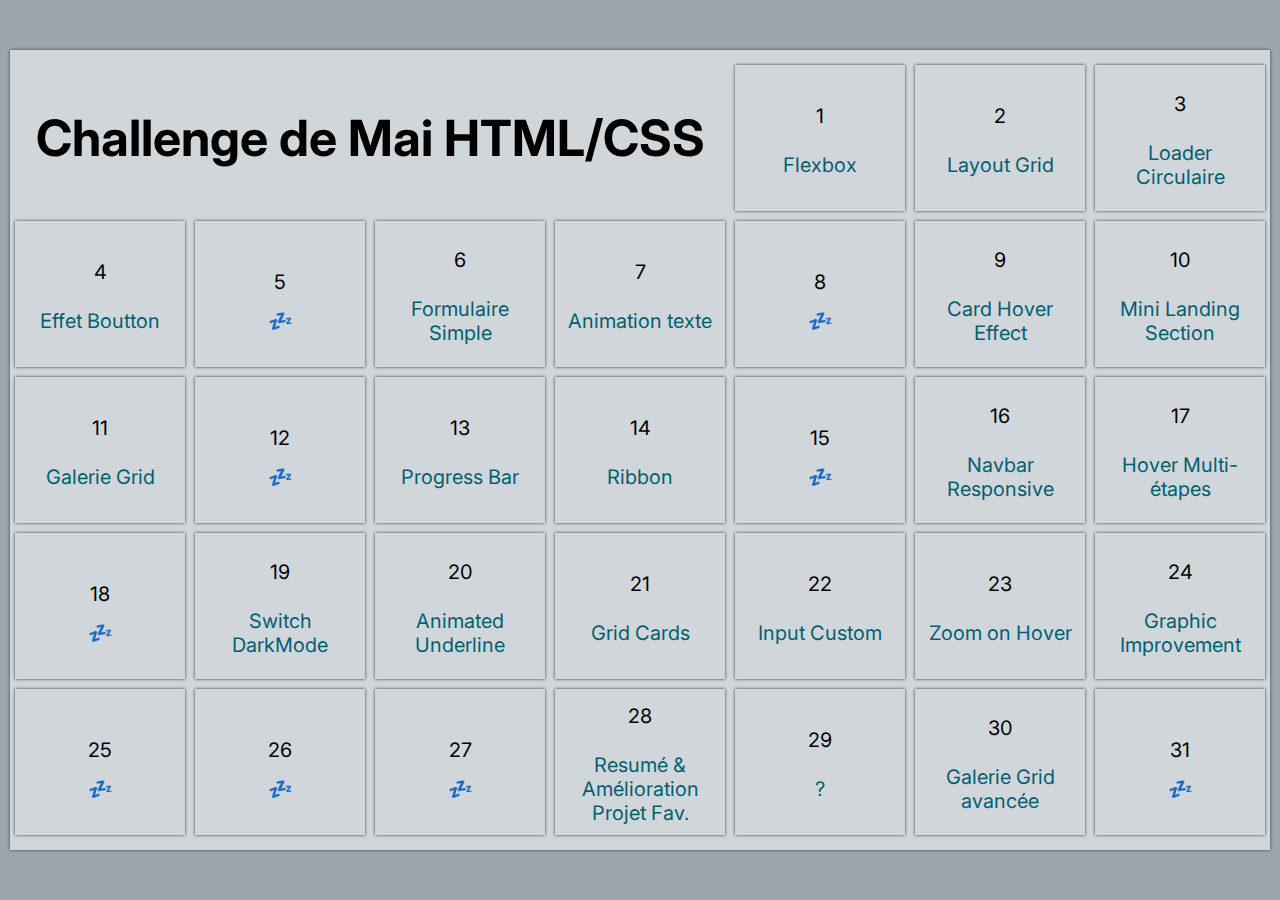
<file: index.html>
<!DOCTYPE html>
<html lang="fr">
<head>
    <meta charset="UTF-8">
    <meta name="viewport" content="width=device-width, initial-scale=1.0">
    <link rel="stylesheet" href="style.css">
    <title>Challenge Mai</title>
</head>
<body>
    
    <main>
        <h1>Challenge de Mai HTML/CSS</h1>
        <div class="day-boxes"><span>1</span><a href="pages/1may/index.html">Flexbox</a></div>
        <div class="day-boxes"><span>2</span><a href="pages/2may/index.html">Layout Grid</a></div>
        <div class="day-boxes"><span>3</span><a href="pages/3may/index.html">Loader Circulaire</a></div>
        <div class="day-boxes"><span>4</span><a href="pages/4may/index.html">Effet Boutton</a></div>
        <div class="day-boxes"><span>5</span>💤</div>
        <div class="day-boxes"><span>6</span><a href="pages/6may/index.html">Formulaire Simple</a></div>
        <div class="day-boxes"><span>7</span><a href="pages/7may/index.html">Animation texte</a></div>
        <div class="day-boxes"><span>8</span>💤</div>
        <div class="day-boxes"><span>9</span><a href="pages/9may/index.html">Card Hover Effect</a></div>
        <div class="day-boxes"><span>10</span><a href="pages/10may/index.html">Mini Landing Section</a></div>
        <div class="day-boxes"><span>11</span><a href="#">Galerie Grid</a></div>
        <div class="day-boxes"><span>12</span>💤</div>
        <div class="day-boxes"><span>13</span><a href="#">Progress Bar</a></div>
        <div class="day-boxes"><span>14</span><a href="#">Ribbon</a></div>
        <div class="day-boxes"><span>15</span>💤</div>
        <div class="day-boxes"><span>16</span><a href="#">Navbar Responsive</a></div>
        <div class="day-boxes"><span>17</span><a href="#">Hover Multi-étapes</a></div>
        <div class="day-boxes"><span>18</span>💤</div>
        <div class="day-boxes"><span>19</span><a href="#">Switch DarkMode</a></div>
        <div class="day-boxes"><span>20</span><a href="#">Animated Underline</a></div>
        <div class="day-boxes"><span>21</span><a href="#">Grid Cards</a></div>
        <div class="day-boxes"><span>22</span><a href="#">Input Custom</a></div>
        <div class="day-boxes"><span>23</span><a href="#">Zoom on Hover</a></div>
        <div class="day-boxes"><span>24</span><a href="#">Graphic Improvement</a></div>
        <div class="day-boxes"><span>25</span>💤</div>
        <div class="day-boxes"><span>26</span>💤</div>
        <div class="day-boxes"><span>27</span>💤</div>
        <div class="day-boxes"><span>28</span><a href="#">Resumé & Amélioration Projet Fav.</a></div>
        <div class="day-boxes"><span>29</span><a href="#">?</a></div>
        <div class="day-boxes"><span>30</span><a href="#">Galerie Grid avancée</a></div>
        <div class="day-boxes"><span>31</span>💤</div>
    </main>

</body>
</html>
</file>
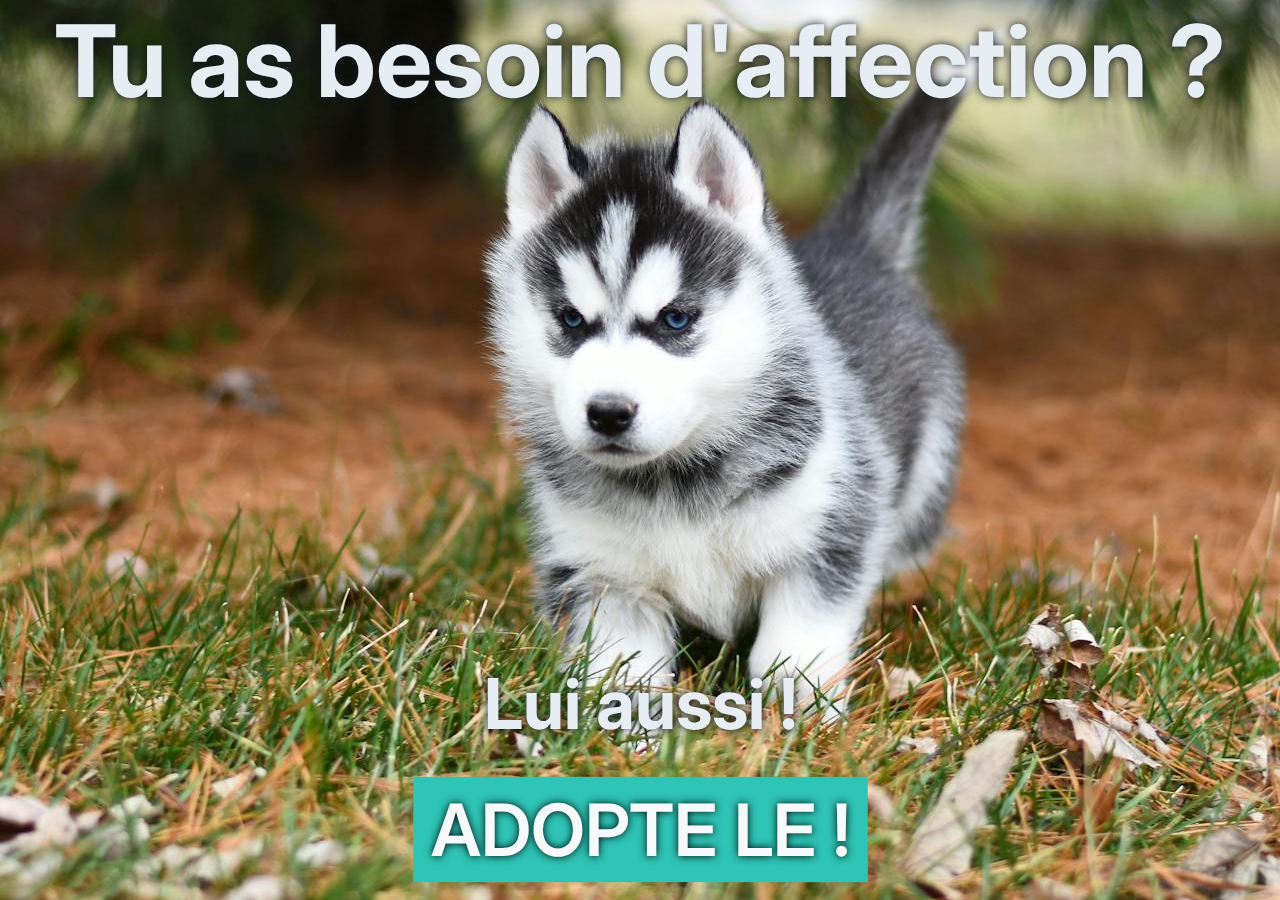
<file: pages/10may/index.html>
<!DOCTYPE html>
<html lang="fr">
<head>
    <meta charset="UTF-8">
    <meta name="viewport" content="width=device-width, initial-scale=1.0">
    <link rel="stylesheet" href="style.css">
    <title>Hero Section</title>
</head>
<body>
    <section class="hero">
        <h1>Tu as besoin d'affection ?</h1>
        <h2>Lui aussi !</h2>
        <button>Adopte le !</button>
    </section>
</body>
</html>
</file>
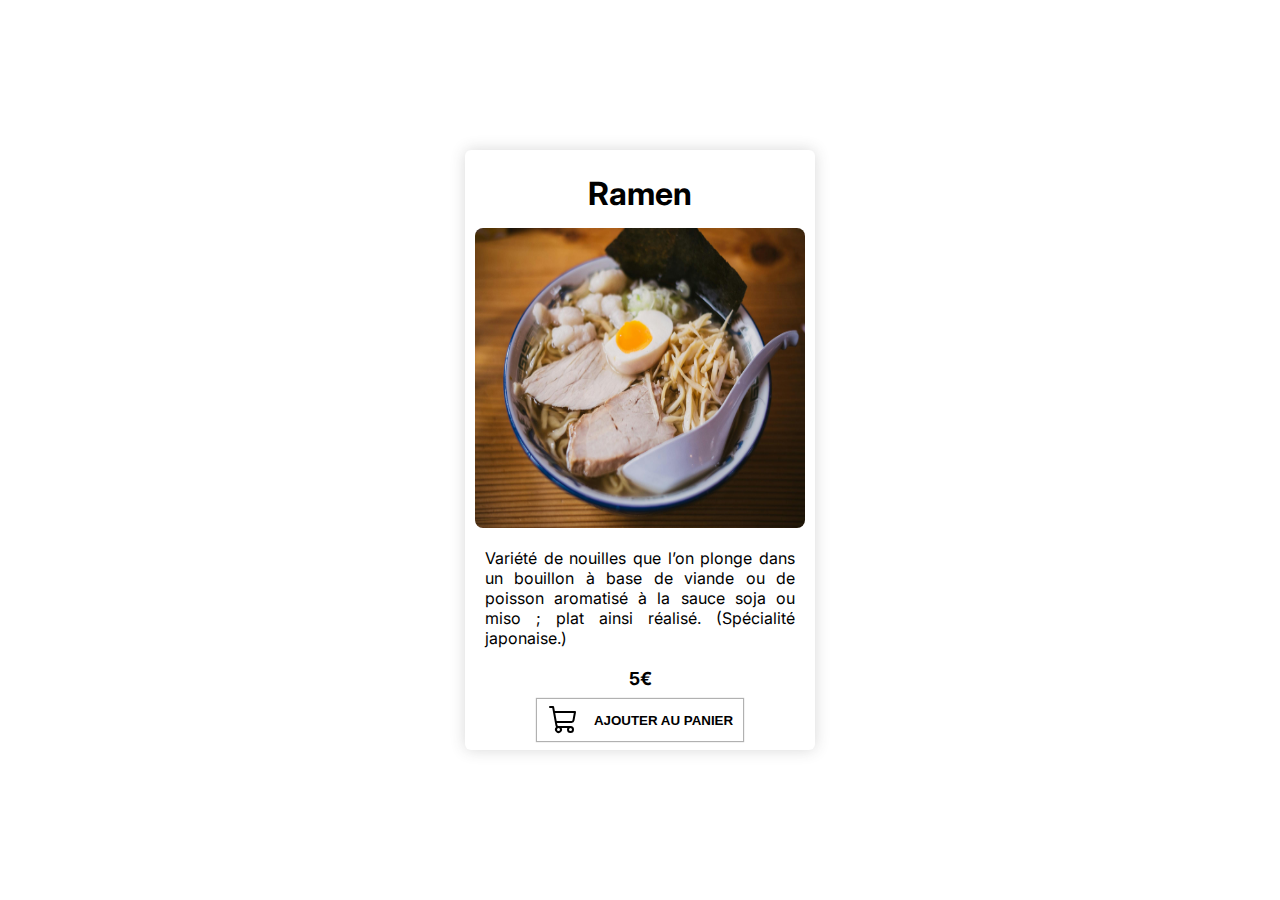
<file: pages/1may/index.html>
<!DOCTYPE html>
<html lang="fr">
<head>
    <meta charset="UTF-8">
    <meta name="viewport" content="width=device-width, initial-scale=1.0">
    <link rel="stylesheet" href="style.css">
    <title>Flexbox</title>
</head>
<body>
    <section class="card">
        <h1>Ramen</h1>
        <img src="ramen.jpg" alt="Un bol de Ramen">
        <p>
            Variété de nouilles que l’on plonge dans un bouillon à base de viande ou de poisson aromatisé à la sauce soja ou miso ; plat ainsi réalisé. (Spécialité japonaise.)
        </p>
        <span class="price">5€</span>
        <button>
            <svg xmlns="http://www.w3.org/2000/svg" width="32" height="32" fill="currentColor" viewBox="0 0 256 256">
                <path d="M230.14,58.87A8,8,0,0,0,224,56H62.68L56.6,22.57A8,8,0,0,0,48.73,16H24a8,8,0,0,0,0,16h18L67.56,172.29a24,24,0,0,0,5.33,11.27,28,
                28,0,1,0,44.4,8.44h45.42A27.75,27.75,0,0,0,160,204a28,28,0,1,0,28-28H91.17a8,8,0,0,1-7.87-6.57L80.13,152h116a24,24,0,0,0,
                23.61-19.71l12.16-66.86A8,8,0,0,0,230.14,58.87ZM104,204a12,12,0,1,1-12-12A12,12,0,0,1,104,204Zm96,0a12,12,0,1,1-12-12A12,12,0,0,1,
                200,204Zm4-74.57A8,8,0,0,1,196.1,136H77.22L65.59,72H214.41Z">
                </path>
            </svg>
            Ajouter au panier
        </button>
    </section>
</body>
</html>
</file>
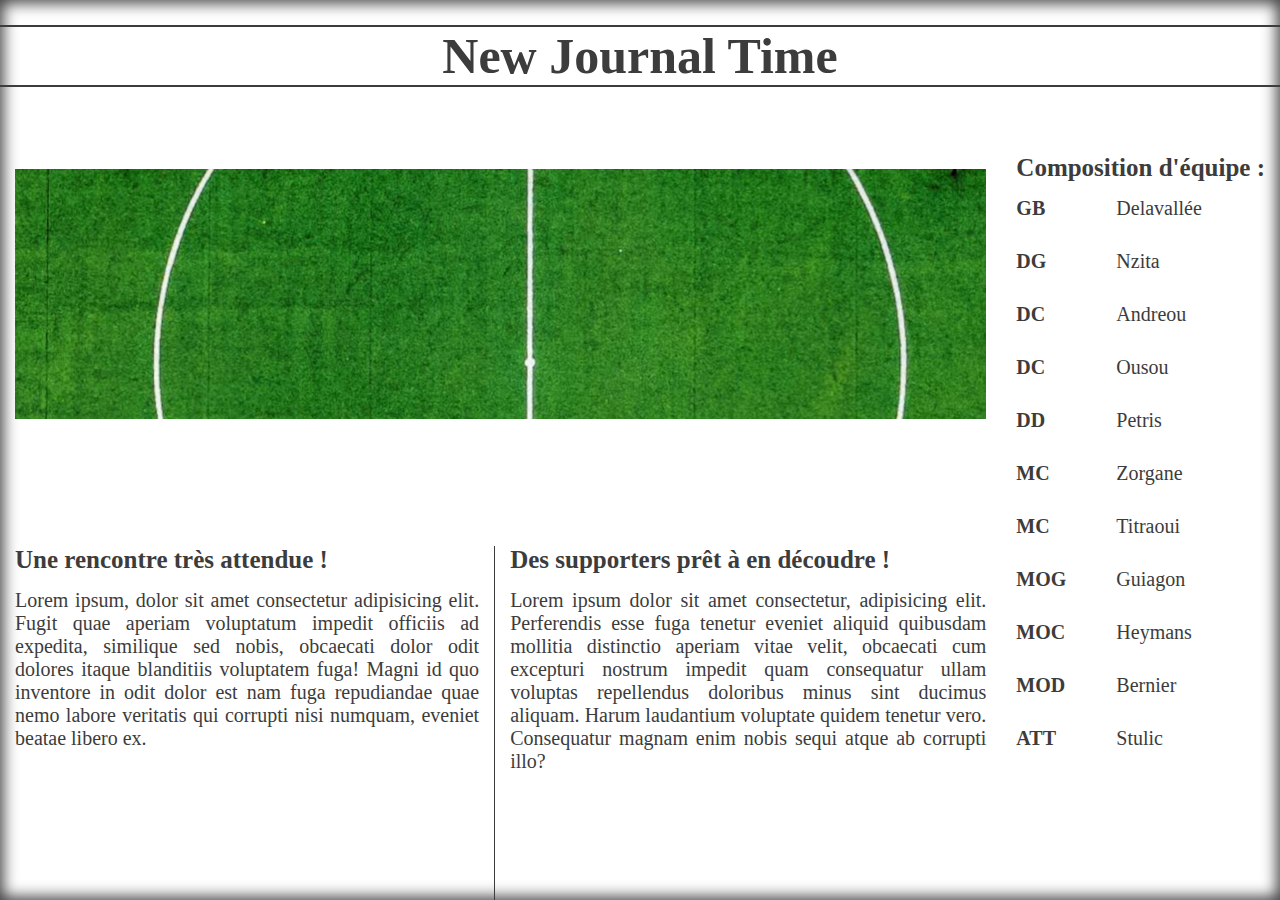
<file: pages/2may/index.html>
<!DOCTYPE html>
<html lang="fr">
<head>
    <meta charset="UTF-8">
    <meta name="viewport" content="width=device-width, initial-scale=1.0">
    <link rel="stylesheet" href="style.css">
    <title>Layout Grid</title>
</head>
<body>
    <main>
        <section>
            <header>
                <h1>New Journal Time</h1>
            </header>

            <div class="banner">

            </div>

            <article class="article-part1">
                <h2>Une rencontre très attendue !</h2>
                <p>
                    Lorem ipsum, dolor sit amet consectetur adipisicing elit. Fugit quae aperiam voluptatum impedit officiis ad expedita, 
                    similique sed nobis, obcaecati dolor odit dolores itaque blanditiis voluptatem fuga! Magni id quo inventore in odit dolor 
                    est nam fuga repudiandae quae nemo labore veritatis qui corrupti nisi numquam, eveniet beatae libero ex.
                </p>
            </article>

            <article class="article-part2">
                <h2>Des supporters prêt à en découdre !</h2>
                    <p>
                        Lorem ipsum dolor sit amet consectetur, adipisicing elit. Perferendis esse fuga tenetur eveniet aliquid quibusdam 
                        mollitia distinctio aperiam vitae velit, obcaecati cum excepturi nostrum impedit quam consequatur ullam voluptas repellendus 
                        doloribus minus sint ducimus aliquam. Harum laudantium voluptate quidem tenetur vero. Consequatur magnam enim nobis sequi atque 
                        ab corrupti illo?
                    </p>
            </article>

            <aside>
                <h2>Composition d'équipe :</h2>
                <div class="compo">
                    <span class="name">Delavallée</span>
                    <span class="position">GB</span>
                </div>
                <div class="compo">
                    <span class="name">Nzita</span>
                    <span class="position">DG</span>
                </div>
                <div class="compo">
                    <span class="name">Andreou</span>
                    <span class="position">DC</span>
                </div>
                <div class="compo">
                    <span class="name">Ousou</span>
                    <span class="position">DC</span>
                </div>
                <div class="compo">
                    <span class="name">Petris</span>
                    <span class="position">DD</span>
                </div>
                <div class="compo">
                    <span class="name">Zorgane</span>
                    <span class="position">MC</span>
                </div>
                <div class="compo">
                    <span class="name">Titraoui</span>
                    <span class="position">MC</span>
                </div>
                <div class="compo">
                    <span class="name">Guiagon</span>
                    <span class="position">MOG</span>
                </div>
                <div class="compo">
                    <span class="name">Heymans</span>
                    <span class="position">MOC</span>
                </div>
                <div class="compo">
                    <span class="name">Bernier</span>
                    <span class="position">MOD</span>
                </div>
                <div class="compo">
                    <span class="name">Stulic</span>
                    <span class="position">ATT</span>
                </div>
            </aside>
        </section>
    </main>
</body>
</html>
</file>
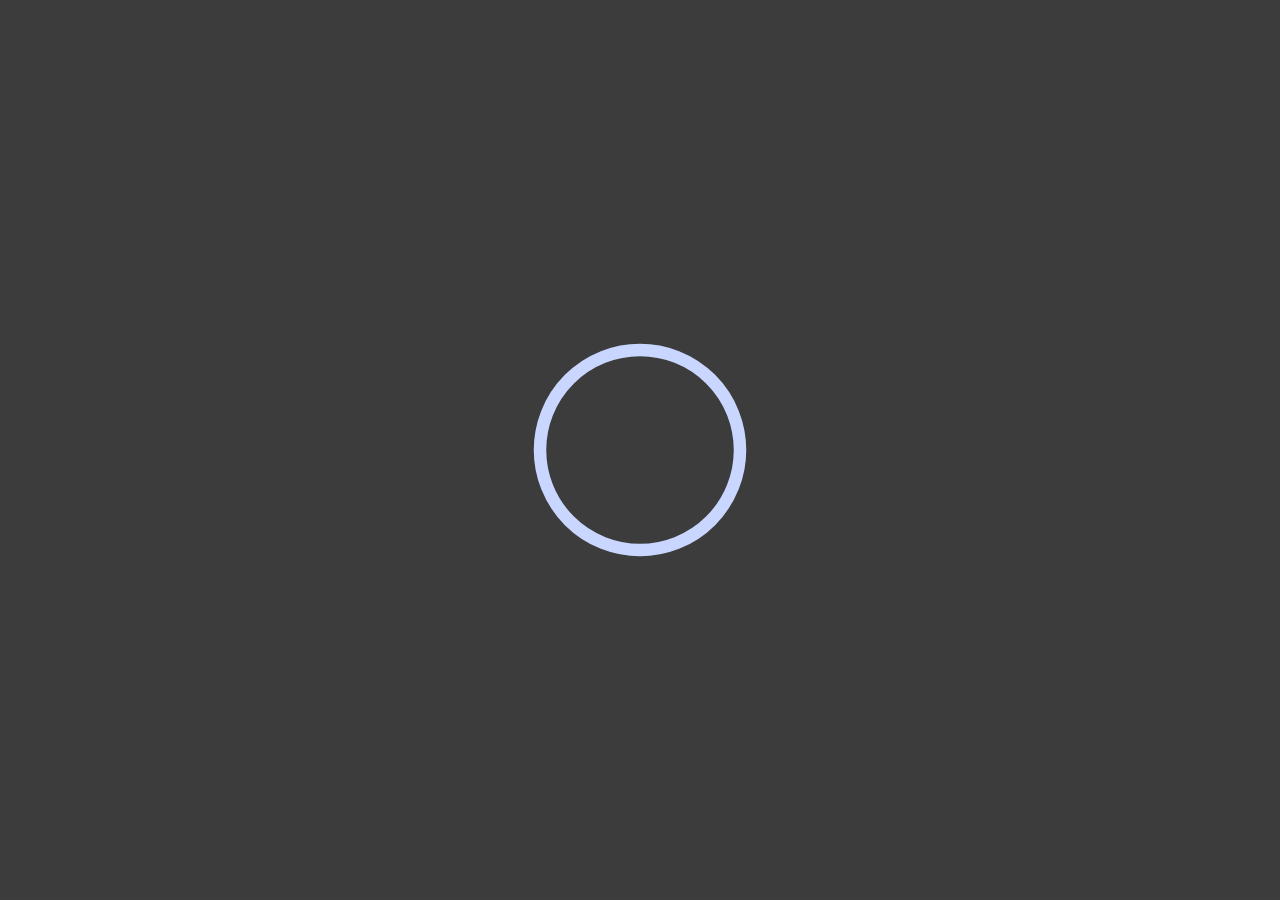
<file: pages/3may/index.html>
<!DOCTYPE html>
<html lang="en">
<head>
    <meta charset="UTF-8">
    <meta name="viewport" content="width=device-width, initial-scale=1.0">
    <link rel="stylesheet" href="style.css">
    <title>Spinner Loader</title>
</head>
<body>
    <section class="spinner">        
        <svg viewBox="0 0 100 100" xmlns="http://www.w3.org/2000/svg">
            <circle cx="50" cy="50" r="40" />
        </svg>
    </section>
      
</body>
</html>
</file>
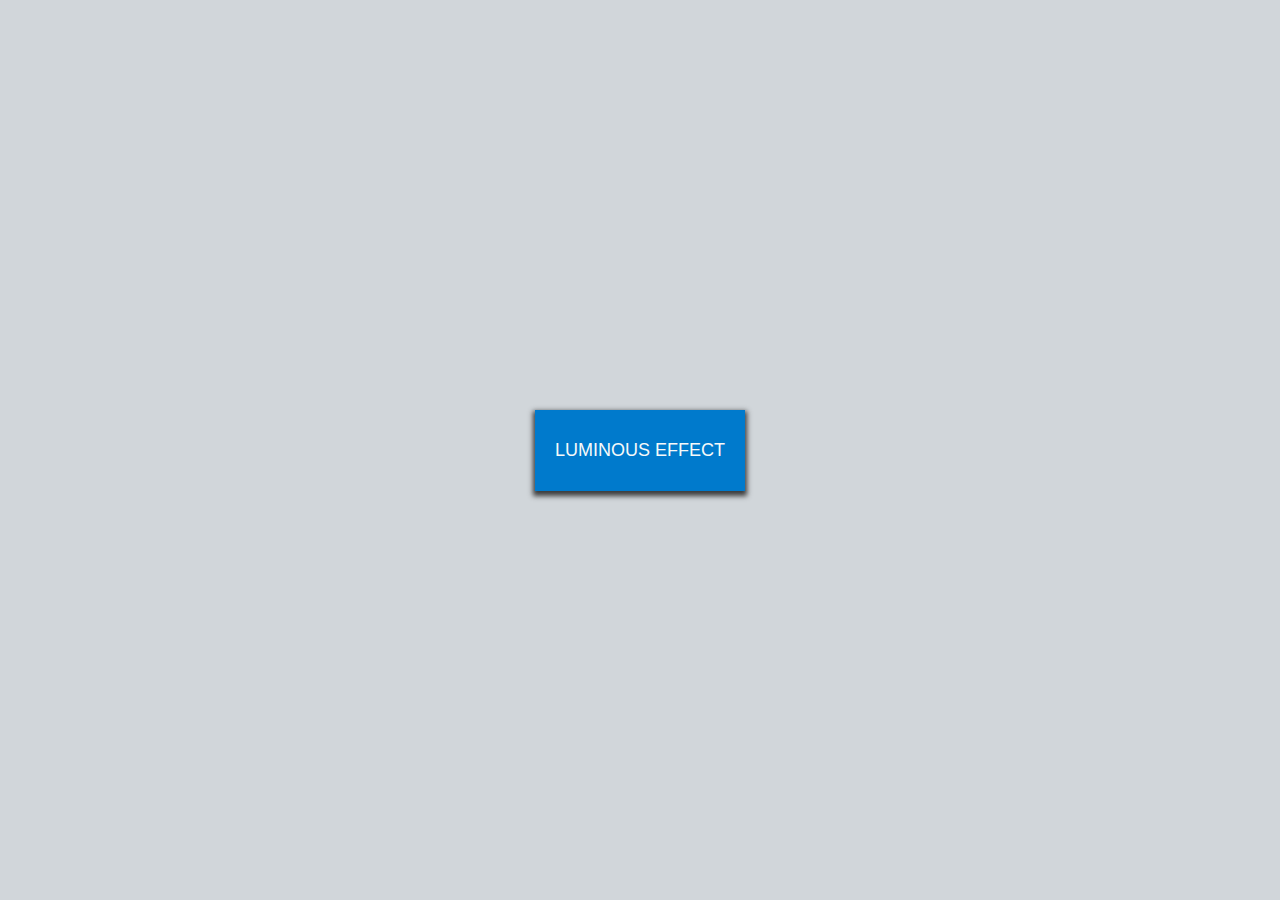
<file: pages/4may/index.html>
<!DOCTYPE html>
<html lang="fr">
<head>
    <meta charset="UTF-8">
    <meta name="viewport" content="width=device-width, initial-scale=1.0">
    <link rel="stylesheet" href="style.css">
    <title>Bouton Effet Lumineux</title>
</head>
<body>
    <button>
        Luminous Effect
    </button>
</body>
</html>
</file>
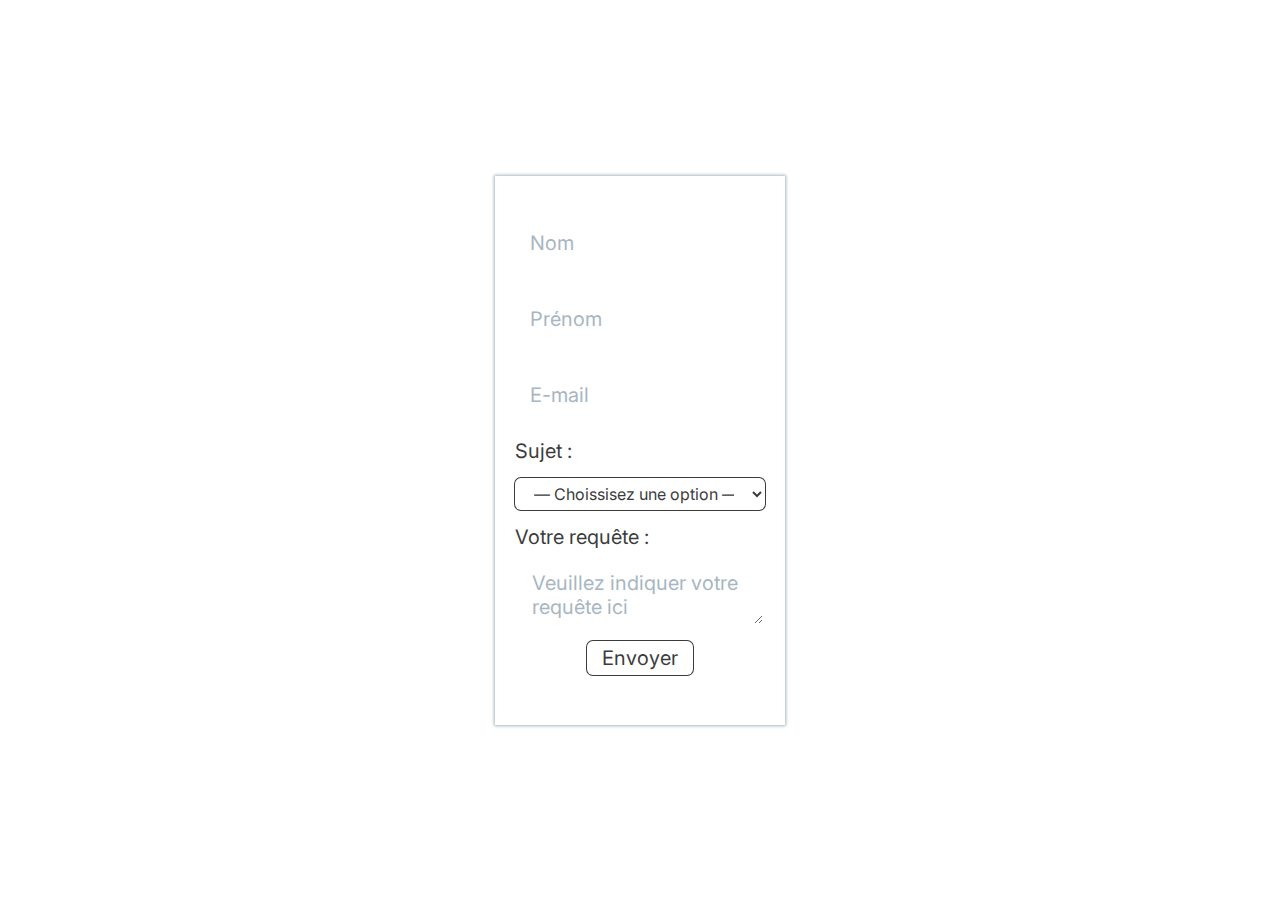
<file: pages/6may/index.html>
<!DOCTYPE html>
<html lang="en">
<head>
    <meta charset="UTF-8">
    <meta name="viewport" content="width=device-width, initial-scale=1.0">
    <link rel="stylesheet" href="style.css">
    <title>Formulaire</title>
</head>
<body>
    <section class="formulaire">
        <form name="material-form">
            <input type="text" name="lastname" placeholder="Nom" minlength="2" maxlength="25" required>
            <label for="lastname">Nom</label>

            <input type="text" name="firstname" placeholder="Prénom" minlength="3" max="20" required>
            <label for="firstname">Prénom</label>

            <input type="email" name="mail" placeholder="E-mail" required>
            <label for="mail">E-mail</label>

            <label for="subject">Sujet :</label>
            <select name="subject" id="subject-select" required>
                <option value="">— Choissisez une option —</option>
                <option value="bug">Bug</option>
                <option value="inquiries">Question</option>
                <option value="other">Autre</option>
            </select>

            <label for="message">Votre requête :</label>
            <textarea name="message" id="request" placeholder="Veuillez indiquer votre requête ici" required></textarea>

            <button type="submit">Envoyer</button>
        </form>
    </section>
</body>
</html>
</file>
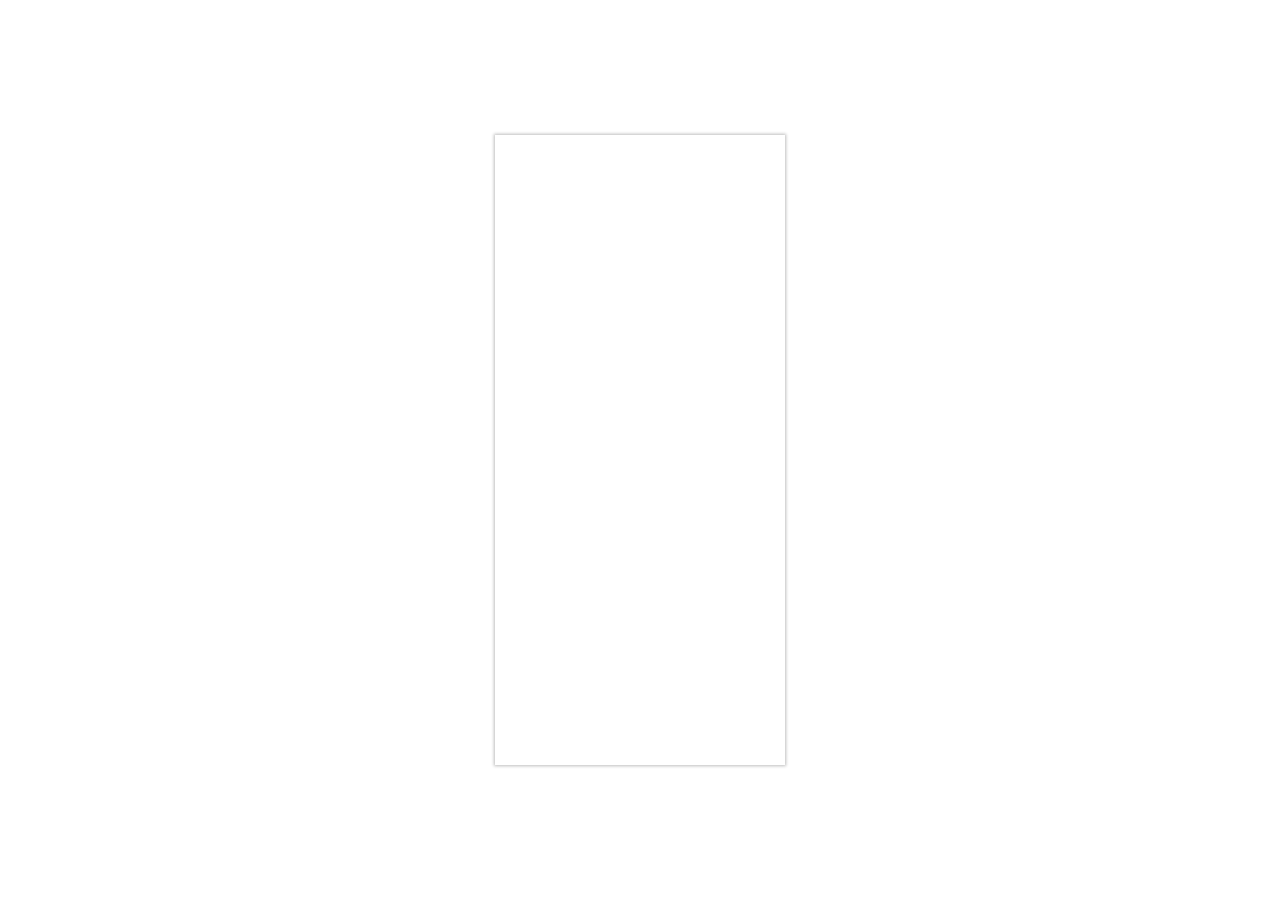
<file: pages/7may/index.html>
<!DOCTYPE html>
<html lang="en">
<head>
    <meta charset="UTF-8">
    <meta name="viewport" content="width=device-width, initial-scale=1.0">
    <link rel="stylesheet" href="style.css">
    <title>Text-Appear</title>
</head>
<body>
    <section class="citation">
        <article>
            <p>
                <span class="first">I am thou, thou art I...</span>
                <span class="second">Thou hast acquired a new vow.</span> 
                <span class="third">It shall become the wings of rebellion that breaketh thy chain of captivity.</span>
                <span class="fourth">With the birth of the Priestess Confidant, I have obtained the winds of blessing that shall lead to freedom and new power...</span>
            </p>
            <cite>Persona 5 </cite>
        </article>
    </section>
</body>
</html>
</file>
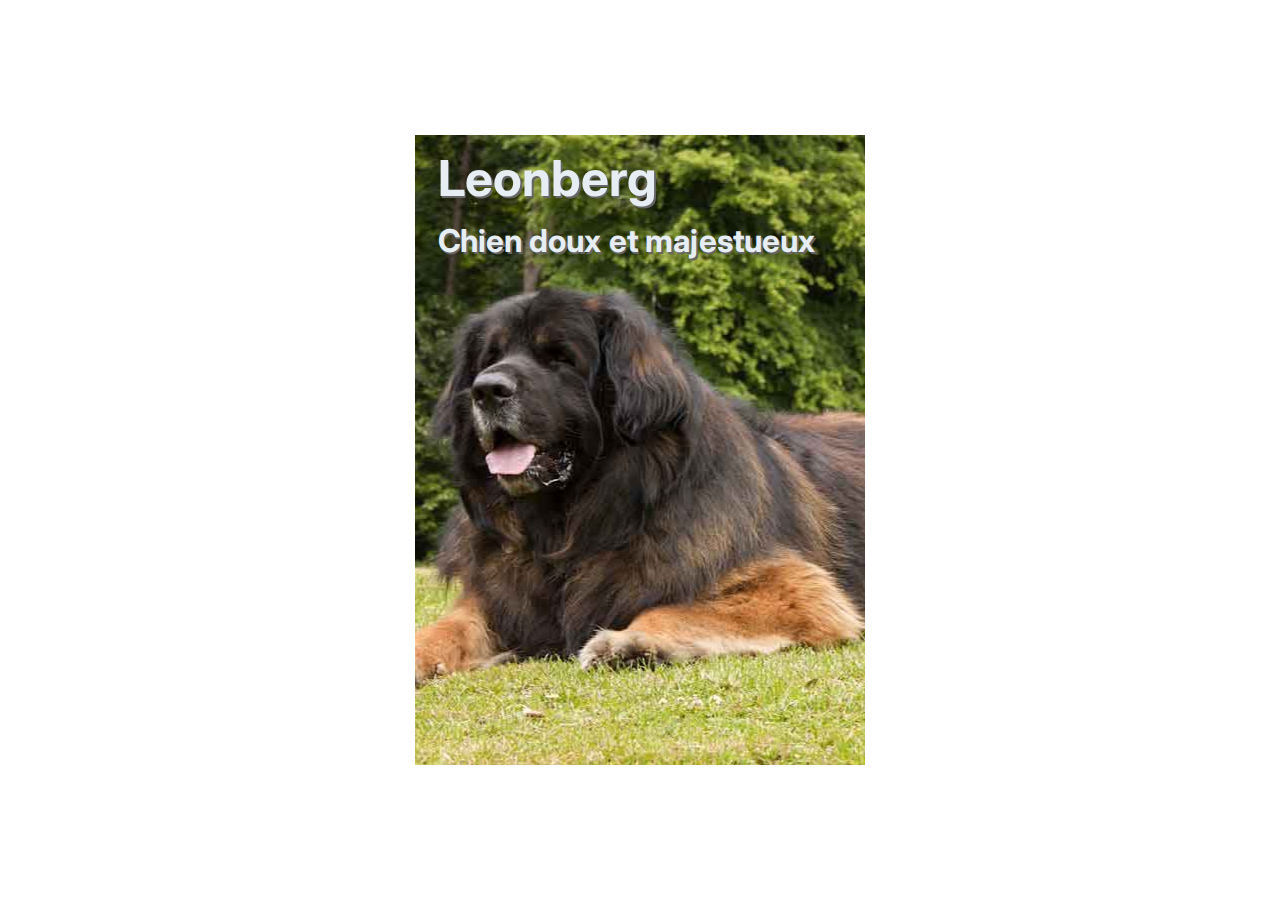
<file: pages/9may/index.html>
<!DOCTYPE html>
<html lang="fr">
<head>
    <meta charset="UTF-8">
    <meta name="viewport" content="width=device-width, initial-scale=1.0">
    <link rel="stylesheet" href="style.css">
    <title>Card Hover</title>
</head>
<body>
    
    <main>
        <h1>Leonberg</h1>
        <h2>Chien doux et majestueux</h2>
        <p class="onHoverState">
            Originaire d’Allemagne, le Leonberg est un chien massif, calme et affectueux. Excellent compagnon familial, 
            il aime la vie en groupe et fait preuve d’une grande patience avec les enfants.
        </p>
    </main>

</body>
</html>
</file>
<file: style.css>
:root {
    --primary: #3C3C3C;
    --bg: #9AA5AE;
    --bg-calendar: #D1D6DA;
    --link: #005F73;
}

@font-face {
    font-family: "Inter";
    src: url(res/fonts/Inter-VariableFont_whgt.ttf) format("truetype");
}

* {
    box-sizing: border-box;
    padding: 0;
    margin: 0;
}

/* Content */

body {
    display: flex;
    justify-content: center;
    align-items: center;
    font-family: "Inter", sans-serif;
    font-size: 20px;
    min-height: 100vh;
    background-color: var(--bg);
}

main {
    display: grid;
    grid-template-columns: repeat(7, 1fr);
    grid-template-rows: repeat(5, 1fr);
    background-color: var(--bg-calendar);
    margin: 0 10px;
    padding: 10px 0;
    box-shadow: 0 0 3px var(--primary);
}

h1 {
    grid-column: 1 / 5;
    text-align: center;
    align-content: center;
    font-size: 50px;
}

.day-boxes {
    display: flex;
    flex-direction: column;
    justify-content: center;
    align-items: center;
    text-align: center;
    margin: 5px;
    box-shadow: var(--primary) 0 0 3px;
    transition: box-shadow .2s ease;
}

.day-boxes:hover {
    box-shadow: var(--link) 0 0 8px 2px;
}

.day-boxes span {
    padding: 15px;
}

a {
    position: relative;
    text-decoration: none;
    color: var(--link);
    padding: 10px;
    transition: text-decoration .5s ease-out;
}

.day-boxes:hover a {
    text-decoration: underline;
}

/* Responsive */

@media (max-width: 1250px) {
    main {
        width: 100%;
        grid-template-columns: repeat(5, 1fr);
        grid-template-rows: repeat(7, 1fr);
        box-shadow: none;
        margin: 0;
        font-size: 16px;
    }

    h1 {
        font-size: 40px;
    }
}

@media (max-width: 750px) {
    main {
        grid-template-columns: repeat(4, 1fr);
        grid-template-rows: repeat(9, 1fr);
    }
}

@media (max-width: 500px) {
    main {
        grid-template-columns: repeat(3, 1fr);
        grid-template-rows: repeat(13, 1fr);
    }

    h1 {
        font-size: 30px;
        grid-column:  1 / 4;
    }
}

@media (max-width: 375px) {
    main {
        grid-template-columns: repeat(2, 1fr);
        grid-template-rows: repeat(18, 1fr);
    }

    h1 {
        font-size: 25px;
        grid-column:  1 / 3;
    }
}

/* Responsive to 300px ! */
</file>
<file: pages/10may/style.css>
@font-face {
    font-family: Inter;
    src: url(Inter-VariableFont_whgt.ttf);
}

* {
    font-family: "Inter", sans-serif;
    margin: 0;
    padding: 0;
    box-sizing: border-box;
}

.hero {
    width: 100vw;
    height: auto;
    min-height: 100dvh;
    background-image: url(husky.jpg);
    background-position: center;
}

h1 {
    font-size: 100px;
}

h2 {
    margin-top: 60dvh;
    font-size: 70px;
}

h1, h2 {
    text-align: center;
    color: #E6EEF3;
    text-shadow: 0 0 10px rgb(17, 24, 31);
}

button {
    display: flex;
    justify-content: center;
    align-items: center;
    cursor: pointer;
    border: none;
    margin: 25px auto 0;
    padding: 10px 20px;
    font-size: 80px;
    text-transform: uppercase;
    font-weight: 600;
    color: #F6F9F9;
    text-shadow: 0 0 10px #000;
    background-color: #2EC4B6;
    transform: scale(.9);
    transition: background-color .3s ease-in-out, transform .3s ease-in-out, color .3s ease-in-out, text-shadow .3s ease-in-out;
}

button:hover {
    text-shadow: 0 0 10px #2EC4B6;
    background-color: #149C90;
    transform: scale(1);
}

button:active {
    transform: translateY(5px);
}

/* RESPONSIVE */

@media (max-width: 1279px) {
    h1 {
    font-size: 80px;
    }

    h2 {
    font-size: 50px;
    }

    button {
    font-size: 80px;
    }
}

@media (max-width: 999px) {
    h1 {
    font-size: 60px;
    }

    h2 {
    font-size: 30px;
    }

    button {
    margin-top: 10px;
    font-size: 40px;
    }
}

@media (max-width: 720px) {
    h1 {
    font-size: 40px;
    }
}

@media (max-width: 475px) {
    button {
    font-size: 30px;
    }
}
</file>
<file: pages/1may/style.css>
@font-face {
    font-family: "Inter";
    src: url(../../res/fonts/Inter-VariableFont_whgt.ttf) format("truetype");
}

* {
    box-sizing: border-box;
    padding: 0;
    margin: 0;
}

body {
    width: 100%;
    height: 100vh;
    display: flex;
    justify-content: center;
    align-items: center;
    font-family: "Inter", sans-serif;
}

.card {
    width: 350px;
    height: 600px;
    display: flex;
    flex-direction: column;
    justify-content: center;
    align-items: center;
    border-radius: 6px;
    box-shadow: 0 0 15px rgba(60, 60, 60, .2);
}

.card h1 {
    margin: 15px 0;
}

.card img {
    width: 330px;
    height: 300px;
    border-radius: 8px;
}

.card p {
    text-align: justify;
    padding: 20px;
}

.card .price {
    font-size: 18px;
    font-weight: 700;
    padding-bottom: 10px;
}

.card button {
    display: inline-flex;
    align-items: center;
    justify-items: center;
    gap: 15px;
    padding: 5px 10px;
    text-transform: uppercase;
    font-weight: 700;
    border: none;
    cursor: pointer;
    background-color: transparent;
    box-shadow: 0 0 1px 1px rgba(60, 60, 60, .4);
    transition: box-shadow .2s ease-in-out, color .2s ease, transform .3s ease-out;
}

.card button:hover {
    box-shadow: 0 0 1px 2px rgba(244, 162, 97, .7);
    color: rgb(244, 162, 97);
}

.card button:active {
    transform: translateY(3px);
}
</file>
<file: pages/2may/style.css>
* {
    color: #3C3C3C;
    font-size: 20px;
    box-sizing: border-box;
    margin: 0;
    padding: 0;
}

main {
    display: flex;
    align-items: center;
    font-family: 'Times New Roman', Times, serif;
    overflow: hidden;
    margin: 0 auto;
}

section {
    display: grid;
    grid-template-areas: "header header header"
                         "banner banner aside"
                         "part1 part2 aside";
    box-shadow: inset #3C3C3C 0 0 15px 3px;
    max-width: 100%;
    min-height: 100vh;
}

header {
    grid-area: header;
}

h1 {
    margin-top: 25px;
    font-size: 2.5rem;
    text-align: center;
    border-top: #3C3C3C 2px solid;
    border-bottom: #3C3C3C 2px solid;
}

.banner {
    grid-area: banner;
    margin: 15px;
    height: 250px;
    background: url(stadium.jpg) center;
}

.article-part1 {
    grid-area: part1;
    border-right: 1px solid #3C3C3C;
}

.article-part2 {
    grid-area: part2;
}

h2 {
    font-size: 1.25rem;
    padding: 0 15px;
}

p {
    text-align: justify;
    padding: 15px;
}

aside {
    grid-area: aside;
}

aside .compo {
    display: flex;
    flex-direction: row-reverse;
    justify-content: flex-end;
    align-items: center;
    padding: 15px;
}

.position {
    font-weight: 600;
    width: 100px;
}

/* responsive */

@media (max-width: 700px) {
    * {
        font-size: 18px;
    }

    section {
        grid-template-areas: "header header"
        "banner banner"
        "part1 part2"
        "aside aside";
    }

    .banner {
        width: calc(100% - 30px);
    }

    aside {
        margin: 15px auto;
    }
}

@media (max-width: 400px) {
    * {
        font-size: 16px;
    }

    section {
        grid-template-areas: "header header"
        "banner banner"
        "part1 part1"
        "part2 part2"
        "aside aside";
    }

    .article-part1 {
        border-right: 0;
    }
}
</file>
<file: pages/3may/style.css>
:root {
    --primary: #C9D6FF;
    --secondary: #5DB9EE;
    --third: #B5EAD7;
}

* {
    box-sizing: border-box;
    padding: 0;
    margin: 0;
}

body {
    display: flex;
    justify-content: center;
    align-items: center;
    height: 100vh;
    background-color: #3C3C3C;
}

.spinner {
    height: 250px;
    width: 250px;
    fill: none;
    stroke: var(--primary);
    stroke-width: 5px;
    stroke-linecap: round;
}

svg {
    animation: stroke 2.4s linear infinite, rotate 2.4s infinite linear, colorChange 7.2s ease-in-out infinite;
}

@keyframes rotate {
    0% {
        transform: rotate(-90deg);
    }

    50% {
        transform: rotate(90deg);
    }

    100% {
        transform: rotate(270deg);
    }

}

@keyframes stroke {
    0% {
        stroke-dasharray: 1, 252;
        stroke-dashoffset: 0;
    }

    50% {
        stroke-dasharray: 115, 252;
        stroke-dashoffset: -125;
    }

    100% {
        stroke-dasharray: 230, 252;
        stroke-dashoffset: -251;
    }
}

@keyframes colorChange {
    0%, 100% {
        stroke: var(--primary);
    }

    33% {
        stroke: var(--secondary);
    }
    
    66% {
        stroke: var(--third);
    }
}
</file>
<file: pages/4may/style.css>
* {
    box-sizing: border-box;
    margin: 0;
    padding: 0;
    font-family: sans-serif;
}

body {
    display: flex;
    align-items: center;
    justify-content: center;
    width: 100%;
    height: 100vh;
    background-color: #D1D6DA;
}

button {
    position: relative;
    color: #F6F9F9;
    background-color: #007ACC;
    font-size: 18px;
    text-transform: uppercase;
    cursor: pointer;
    padding: 30px 20px;
    border: 0;
    box-shadow: #3c3c3c 0 3px 5px 2px;
    overflow: hidden;
}

button::after {
    z-index: 10;
    content:"";
    position: absolute;
    top: -80px;
    right: -60px;
    width: 25px;
    height: 250px;
    background-image: linear-gradient(to bottom, #fcfcfc, #f1f1f1, #e7e7e7, #dcdcdc, #d2d2d2);
    opacity: .7;
}

button:hover::after {
    transform: translateX(15px);
    animation: reflect .8s ease-in-out infinite;
}

@keyframes reflect {
    0% {
        transform: translateX(0px) rotate(-35deg);
    }

    100% {
        transform: translateX(-500px) rotate(-35deg);
    }
}
</file>
<file: pages/6may/style.css>
:root {
    --primary: #3C3C3C;
    --secondary: #A8B6C1;
    --focus: #007ACC;
    --valid: #A3D9A5;
    --invalid: #8B2E2E;
}

@font-face {
    font-family: "Inter";
    src: url(Inter-VariableFont_whgt.ttf);
}

/* soft reset */
* {
    box-sizing: border-box;
    padding: 0;
    margin: 0;
    font-family: "Inter", serif;
    font-size: 20px;
    color: var(--primary);
}

input {
    border: none;
    outline: none;
}

button, select {
    border: none;
    background: none;
}

textarea {
    border: 2px solid transparent;
    outline: none;
}

/* Page Styling */
body {
    height: 100vh;
    display: flex;
    justify-content: center;
    align-items: center;
}

.formulaire {
    display: flex;
    justify-content: center;
    align-items: center;
    width: 290px;
    box-shadow: var(--secondary) 0px 0px 3px 1px;
}

input:first-of-type {
    margin-top: 50px;
}

label, input, select, button, textarea {
    display: flex;
    max-width: 250px;
}

label:nth-of-type(1), label:nth-of-type(2), label:nth-of-type(3) {
    position: relative;
    cursor: text;
    opacity: 0;
}

input {
    margin-top: 15px;
    border-bottom: 3px solid transparent;
    transition: border-color .3s ease-in-out;
}

button, select {
    box-shadow: var(--primary) 0px 0px 0px 1px;
    border-radius: 6px;
    cursor: pointer;
    transition: box-shadow .2s ease;
}

button {
    margin: auto;
    transition: translateY .4s ease forwards;
}

button:hover, select:hover {
    box-shadow: var(--focus) 0px 0px 0px 2px;
}

button:active {
    transform: translateY(3px);
}

select, textarea, button {
    margin-top: 15px;
}

select {
    margin-bottom: 15px;
}

button {
    margin-bottom: 50px;
}


/* States */

input:focus, textarea:focus {
    border-color: var(--focus);
}

input:focus+label {
    animation: label .2s ease-out forwards;
}

input:valid, textarea:valid{
    border-color: var(--valid);
}

input:valid+label {
    animation: label .2s ease-out forwards;
}

input:invalid:not(:placeholder-shown), textarea:invalid:not(:placeholder-shown){
    border-color: var(--invalid);
}

input:invalid:not(:placeholder-shown)+label {
    animation: label .2s ease-out forwards;
}

input:invalid:focus, input:valid:focus, textarea:invalid:focus, textarea:valid:focus {
    border-color: var(--focus);
}

input, textarea, select, button {
    padding: 5px 15px;
}

select {
    font-size: 16px;
}

input::placeholder, textarea::placeholder {
    color: var(--secondary);
}

/* Animation */

@keyframes label {
    0% {
        opacity: 0;
    }

    50% {
        opacity: 0;
    }

    100% {
        opacity: 1;
        transform: translate(20px, -60px);
    }
}
</file>
<file: pages/7may/style.css>
@font-face {
    font-family: "Poppins";
    src: url(fonts/Poppins-Regular.ttf);
}

* {
    box-sizing: border-box;
    margin: 0;
    padding: 0;
    font-family: "Poppins", sans-serif;
    font-size: 20px;
    color: #3c3c3c;
}

/* Content */

.citation {
    display: flex;
    flex-direction: column;
    justify-content: center;
    align-items: center;
    min-height: 100vh;
    width: 100%;
}

article {
    width: 290px;
    box-shadow: #3c3c3c55 0 0 3px 1px;
    opacity: 1;
}

article p {
    margin-top: 20px;
    padding: 20px;
    text-align: justify;
    font-size: .9rem;
}

article span {
    display: block;
    padding: 15px 0;
    opacity: 0;
}

article cite {
    display: flex;
    justify-content: center;
    padding: 15px;
    text-transform: uppercase;
    opacity: 0;
}

/* Text Appear Animation */

.first {
    animation: textAppear 2s ease-in-out forwards;
}

.second {
    animation: textAppear 2s ease-in-out 2.2s forwards;
}

.third {
    animation: textAppear 2s ease-in-out 4.4s forwards;
}

.fourth {
    animation: textAppear 2s ease-in-out 6.6s forwards;
}

cite {
    animation: textAppear 2s ease-in-out 8.8s forwards;
}


@keyframes textAppear {
    0% {
        opacity: 0;
    }

    50% {
        opacity: .3
    }

    100% {
        opacity: 1;
    }
}

/* responsive */

@media (max-width: 720px) {
    * {
        font-size: 16px;
    }
}
</file>
<file: pages/9may/style.css>
@font-face {
    font-family: Inter;
    src: url(Inter-VariableFont_whgt.ttf);
}

* {
    margin: 0;
    padding: 0;
    box-sizing: border-box;
    font-family: "Inter", sans-serif;
}

body {
    width: 100vw;
    height: 100vh;
    display: flex;
    justify-content: center;
    align-items: center;
}

main {
    width: 500px;
    height: 700px;
    background-image: url(img/Leonberger-dog.jpg);
    background-position: 25%;
    background-size: cover;
    transform: scale(.9);
    transition: transform .5s ease-in-out;
}

h1, h2 {
    color: rgba(230, 238, 243, 1);
    margin: 15px 25px;
    text-shadow: 2px 2px #656565;
}

h1 {
    font-size: 55px;
}

h2 {
    font-size: 35px;
}

.onHoverState {
    opacity: 0;
    margin: 375px 25px 0;
    padding: 20px;
    text-align: justify;
    text-shadow: 0px 0px 5px #11181F;
    font-size: 22px;
    background-color: rgba(230, 238, 243, .7);
    transition: opacity .5s ease-in-out;
}

main:hover {
    transform: scale(1);
}

main:hover .onHoverState {
    opacity: 1;
}

/* Responsive */

@media (max-width: 499px) {

    main {
        width: 300px;
        height: 500px;
    }

    h1 {
    font-size: 25px;
    }

    h2 {
    font-size: 20px;
    }

    .onHoverState {
    margin: 220px 25px 0;
    padding: 10px;
    font-size: 18px;
    }
}
</file>
